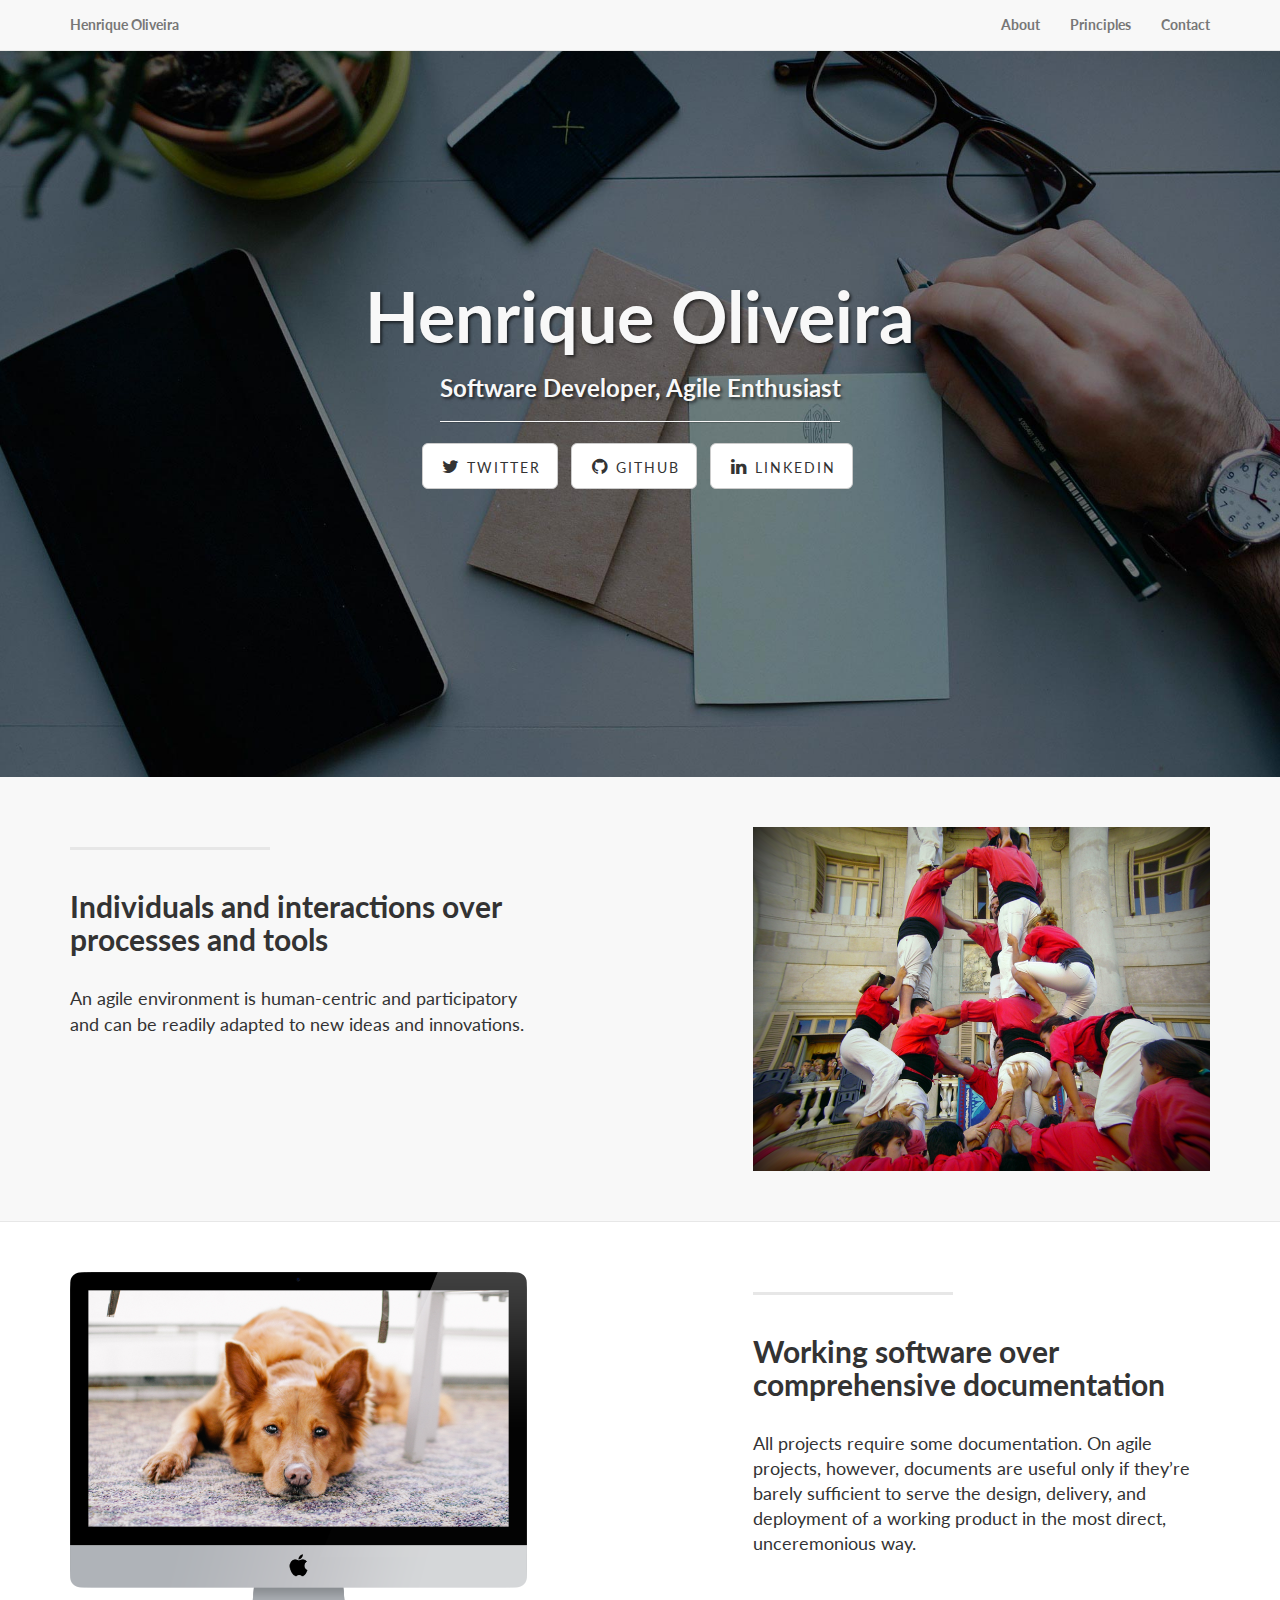
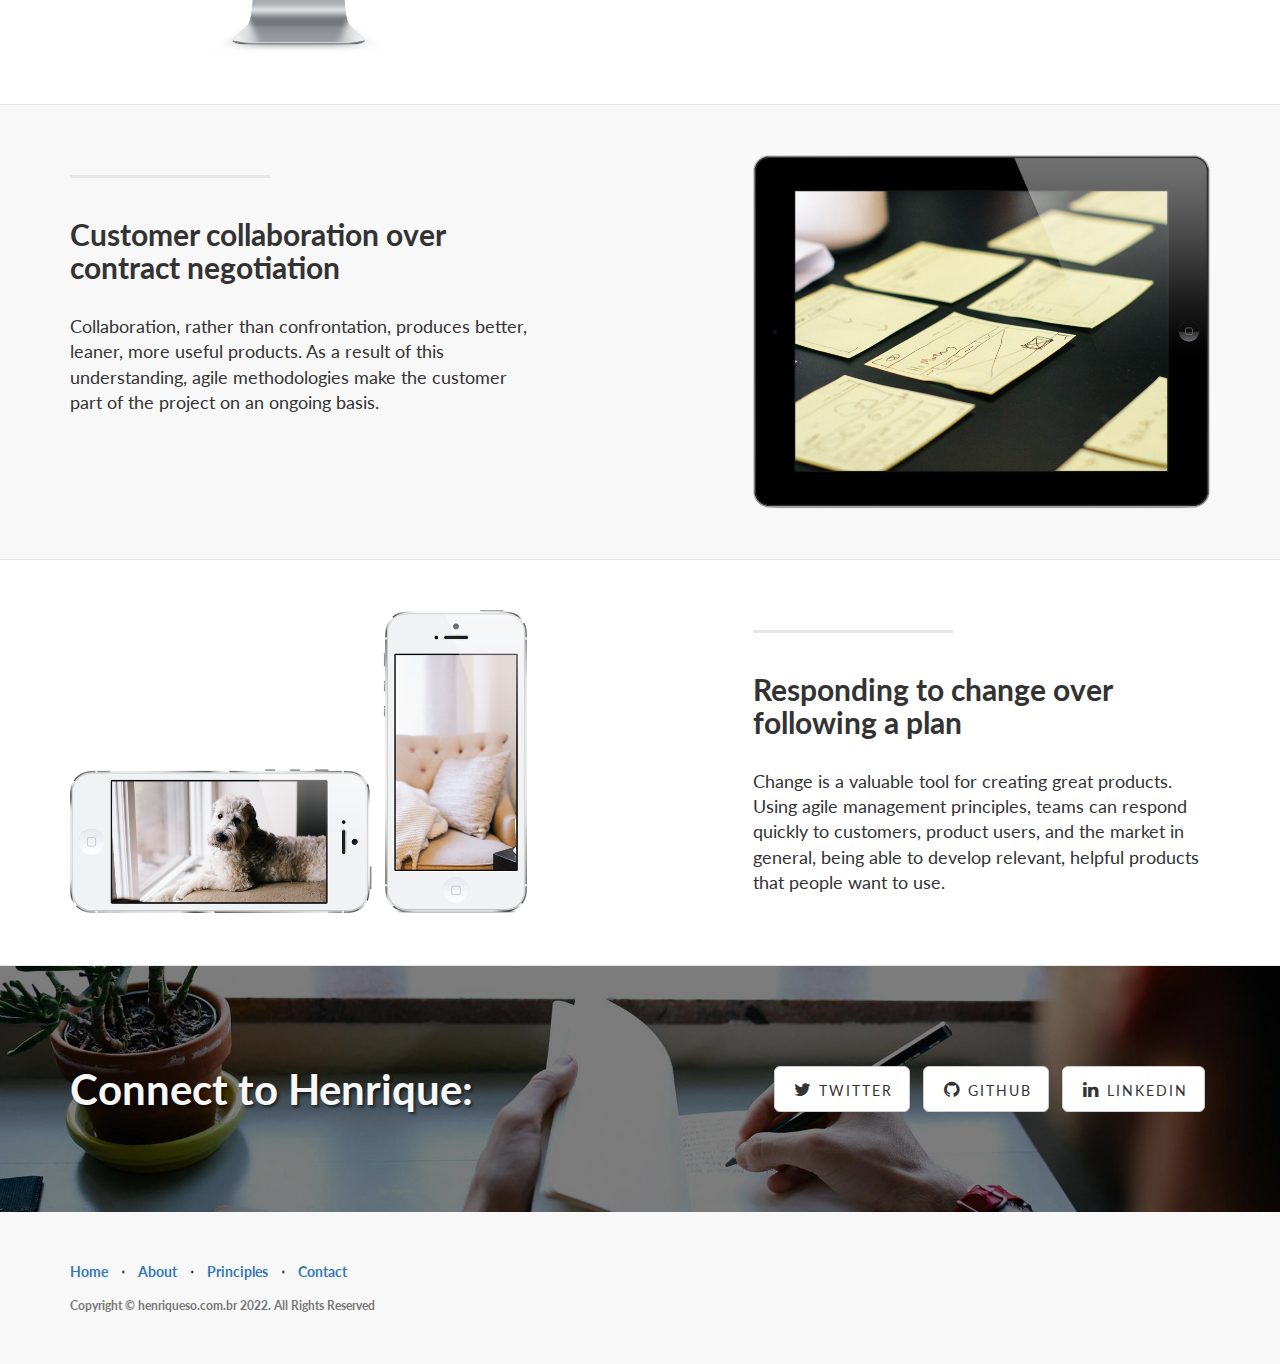
<file: index.html>
<!DOCTYPE html>
<html lang="en">
<head>
	<meta charset="utf-8">
	<meta http-equiv="X-UA-Compatible" content="IE=edge">
	<meta name="viewport" content="width=device-width, initial-scale=1">
	<meta name="description" content="Henrique Oliveira website">
    <meta name="author" content="Henrique Oliveira">

	<!-- The above 3 meta tags *must* come first in the head; any other head content must come *after* these tags -->
	<title>Henrique Oliveira</title>

	<!-- Bootstrap -->
	<!-- Latest compiled and minified CSS -->
	<link rel="stylesheet" href="https://maxcdn.bootstrapcdn.com/bootstrap/3.3.5/css/bootstrap.min.css">
	
	<!-- Custom CSS -->
    <link href="css/landing-page.css" rel="stylesheet">

    <!-- Custom Fonts -->
    <link href="font-awesome/css/font-awesome.min.css" rel="stylesheet" type="text/css">
    <link href="http://fonts.googleapis.com/css?family=Lato:300,400,700,300italic,400italic,700italic" rel="stylesheet" type="text/css">

	<!-- HTML5 shim and Respond.js for IE8 support of HTML5 elements and media queries -->
	<!-- WARNING: Respond.js doesn't work if you view the page via file:// -->
    <!--[if lt IE 9]>
    	<script src="https://oss.maxcdn.com/html5shiv/3.7.2/html5shiv.min.js"></script>
    	<script src="https://oss.maxcdn.com/respond/1.4.2/respond.min.js"></script>
    <![endif]-->
</head>
<body>

    <!-- Navigation -->
    <nav class="navbar navbar-default navbar-fixed-top topnav" role="navigation">
        <div class="container topnav">
            <!-- Brand and toggle get grouped for better mobile display -->
            <div class="navbar-header">
                <button type="button" class="navbar-toggle" data-toggle="collapse" data-target="#bs-example-navbar-collapse-1">
                    <span class="sr-only">Toggle navigation</span>
                    <span class="icon-bar"></span>
                    <span class="icon-bar"></span>
                    <span class="icon-bar"></span>
                </button>
                <a class="navbar-brand topnav" href="#">Henrique Oliveira</a>
            </div>
            <!-- Collect the nav links, forms, and other content for toggling -->
            <div class="collapse navbar-collapse" id="bs-example-navbar-collapse-1">
                <ul class="nav navbar-nav navbar-right">
                    <li>
                        <a href="#about">About</a>
                    </li>
                    <li>
                        <a href="#principles">Principles</a>
                    </li>
                    <li>
                        <a href="#contact">Contact</a>
                    </li>
                </ul>
            </div>
            <!-- /.navbar-collapse -->
        </div>
        <!-- /.container -->
    </nav>


    <!-- Header -->
    <a name="about"></a>
    <div class="intro-header">
        <div class="container">

            <div class="row">
                <div class="col-lg-12">
                    <div class="intro-message">
                        <h1>Henrique Oliveira</h1>
                        <h3>Software Developer, Agile Enthusiast</h3>
                        <hr class="intro-divider">
                        <ul class="list-inline intro-social-buttons">
                            <li>
                                <a href="https://twitter.com/henriqueso" class="btn btn-default btn-lg"><i class="fa fa-twitter fa-fw"></i> <span class="network-name">Twitter</span></a>
                            </li>
                            <li>
                                <a href="https://github.com/henriqueso" class="btn btn-default btn-lg"><i class="fa fa-github fa-fw"></i> <span class="network-name">Github</span></a>
                            </li>
                            <li>
                                <a href="https://br.linkedin.com/in/henriqueso" class="btn btn-default btn-lg"><i class="fa fa-linkedin fa-fw"></i> <span class="network-name">Linkedin</span></a>
                            </li>
                        </ul>
                    </div>
                </div>
            </div>

        </div>
        <!-- /.container -->

    </div>
    <!-- /.intro-header -->

    <!-- Page Content -->

	<a  name="principles"></a>
    <div class="content-section-a">

        <div class="container">
            <div class="row">
                <div class="col-lg-5 col-sm-6">
                    <hr class="section-heading-spacer">
                    <div class="clearfix"></div>
                    <h2 class="section-heading">Individuals and interactions over processes and tools</h2>
                    <p class="lead">An agile environment is human-centric and participatory and can be readily adapted to new ideas and innovations.</p>
                </div>
                <div class="col-lg-5 col-lg-offset-2 col-sm-6">
                    <img class="img-responsive" src="img/interaction.png" alt="">
                </div>
            </div>

        </div>
        <!-- /.container -->

    </div>
    <!-- /.content-section-a -->

    <div class="content-section-b">

        <div class="container">

            <div class="row">
                <div class="col-lg-5 col-lg-offset-1 col-sm-push-6  col-sm-6">
                    <hr class="section-heading-spacer">
                    <div class="clearfix"></div>
                    <h2 class="section-heading">Working software over comprehensive documentation</h2>
                    <p class="lead">All projects require some documentation. On agile projects, however, documents are useful only if they’re barely sufficient to serve the design, delivery, and deployment of a working product in the most direct, unceremonious way.</p>
                </div>
                <div class="col-lg-5 col-sm-pull-6  col-sm-6">
                    <img class="img-responsive" src="img/dog.png" alt="">
                </div>
            </div>

        </div>
        <!-- /.container -->

    </div>
    <!-- /.content-section-b -->

    <div class="content-section-a">

        <div class="container">

            <div class="row">
                <div class="col-lg-5 col-sm-6">
                    <hr class="section-heading-spacer">
                    <div class="clearfix"></div>
                    <h2 class="section-heading">Customer collaboration over contract negotiation</h2>
                    <p class="lead">Collaboration, rather than confrontation, produces better, leaner, more useful products. As a result of this understanding, agile methodologies make the customer part of the project on an ongoing basis.</p>
                </div>
                <div class="col-lg-5 col-lg-offset-2 col-sm-6">
                    <img class="img-responsive" src="img/ipad.png" alt="">
                </div>
            </div>

        </div>

    </div>
    <!-- /.content-section-a -->

    <div class="content-section-b">

        <div class="container">

            <div class="row">
                <div class="col-lg-5 col-lg-offset-1 col-sm-push-6  col-sm-6">
                    <hr class="section-heading-spacer">
                    <div class="clearfix"></div>
                    <h2 class="section-heading">Responding to change over following a plan</h2>
                    <p class="lead">Change is a valuable tool for creating great products. Using agile management principles, teams can respond quickly to customers, product users, and the market in general, being able to develop relevant, helpful products that people want to use.</p>
                </div>
                <div class="col-lg-5 col-sm-pull-6  col-sm-6">
                    <img class="img-responsive" src="img/phones.png" alt="">
                </div>
            </div>

        </div>
        <!-- /.container -->

    </div>
    <!-- /.content-section-b -->

	<a  name="contact"></a>
    <div class="banner">

        <div class="container">

            <div class="row">
                <div class="col-lg-6">
                    <h2>Connect to Henrique:</h2>
                </div>
                <div class="col-lg-6">
                    <ul class="list-inline banner-social-buttons">
                        <li>
                            <a href="https://twitter.com/henriqueso" class="btn btn-default btn-lg"><i class="fa fa-twitter fa-fw"></i> <span class="network-name">Twitter</span></a>
                        </li>
                        <li>
                            <a href="https://github.com/henriqueso" class="btn btn-default btn-lg"><i class="fa fa-github fa-fw"></i> <span class="network-name">Github</span></a>
                        </li>
                        <li>
                            <a href="https://br.linkedin.com/in/henriqueso" class="btn btn-default btn-lg"><i class="fa fa-linkedin fa-fw"></i> <span class="network-name">Linkedin</span></a>
                        </li>
                    </ul>
                </div>
            </div>

        </div>
        <!-- /.container -->

    </div>
    <!-- /.banner -->

    <!-- Footer -->
    <footer>
        <div class="container">
            <div class="row">
                <div class="col-lg-12">
                    <ul class="list-inline">
                        <li>
                            <a href="#">Home</a>
                        </li>
                        <li class="footer-menu-divider">&sdot;</li>
                        <li>
                            <a href="#about">About</a>
                        </li>
                        <li class="footer-menu-divider">&sdot;</li>
                        <li>
                            <a href="#principles">Principles</a>
                        </li>
                        <li class="footer-menu-divider">&sdot;</li>
                        <li>
                            <a href="#contact">Contact</a>
                        </li>
                    </ul>
                    <p class="copyright text-muted small">Copyright &copy; henriqueso.com.br 2022. All Rights Reserved</p>
                </div>
            </div>
        </div>
    </footer>

  	<!-- jQuery (necessary for Bootstrap's JavaScript plugins) -->
  	<script src="https://ajax.googleapis.com/ajax/libs/jquery/1.11.3/jquery.min.js"></script>
  	<!-- Latest compiled and minified JavaScript -->
  	<script src="https://maxcdn.bootstrapcdn.com/bootstrap/3.3.5/js/bootstrap.min.js"></script>
</body>
</html>
</file>
<file: css/landing-page.css>
/*!
 * Start Bootstrap - Landing Page Bootstrap Theme (http://startbootstrap.com)
 * Code licensed under the Apache License v2.0.
 * For details, see http://www.apache.org/licenses/LICENSE-2.0.
 */

body,
html {
    width: 100%;
    height: 100%;
}

body,
h1,
h2,
h3,
h4,
h5,
h6 {
    font-family: "Lato","Helvetica Neue",Helvetica,Arial,sans-serif;
    font-weight: 700;
}

.topnav {
    font-size: 14px; 
}

.lead {
    font-size: 18px;
    font-weight: 400;
}

.intro-header {
    padding-top: 50px; /* If you're making other pages, make sure there is 50px of padding to make sure the navbar doesn't overlap content! */
    padding-bottom: 50px;
    text-align: center;
    color: #f8f8f8;
    background: url(../img/intro-bg.jpg) no-repeat center center;
    background-size: cover;
}

.intro-message {
    position: relative;
    padding-top: 20%;
    padding-bottom: 20%;
}

.intro-message > h1 {
    margin: 0;
    text-shadow: 2px 2px 3px rgba(0,0,0,0.6);
    font-size: 5em;
}

.intro-divider {
    width: 400px;
    border-top: 1px solid #f8f8f8;
    border-bottom: 1px solid rgba(0,0,0,0.2);
}

.intro-message > h3 {
    text-shadow: 2px 2px 3px rgba(0,0,0,0.6);
}

@media(max-width:767px) {
    .intro-message {
        padding-bottom: 15%;
    }

    .intro-message > h1 {
        font-size: 3em;
    }

    ul.intro-social-buttons > li {
        display: block;
        margin-bottom: 20px;
        padding: 0;
    }

    ul.intro-social-buttons > li:last-child {
        margin-bottom: 0;
    }

    .intro-divider {
        width: 100%;
    }
}

.network-name {
    text-transform: uppercase;
    font-size: 14px;
    font-weight: 400;
    letter-spacing: 2px;
}

.content-section-a {
    padding: 50px 0;
    background-color: #f8f8f8;
}

.content-section-b {
    padding: 50px 0;
    border-top: 1px solid #e7e7e7;
    border-bottom: 1px solid #e7e7e7;
}

.section-heading {
    margin-bottom: 30px;
}

.section-heading-spacer {
    float: left;
    width: 200px;
    border-top: 3px solid #e7e7e7;
}

.banner {
    padding: 100px 0;
    color: #f8f8f8;
    background: url(../img/banner-bg.jpg) no-repeat center center;
    background-size: cover;
}

.banner h2 {
    margin: 0;
    text-shadow: 2px 2px 3px rgba(0,0,0,0.6);
    font-size: 3em;
}

.banner ul {
    margin-bottom: 0;
}

.banner-social-buttons {
    float: right;
    margin-top: 0;
}

@media(max-width:1199px) {
    ul.banner-social-buttons {
        float: left;
        margin-top: 15px;
    }
}

@media(max-width:767px) {
    .banner h2 {
        margin: 0;
        text-shadow: 2px 2px 3px rgba(0,0,0,0.6);
        font-size: 3em;
    }

    ul.banner-social-buttons > li {
        display: block;
        margin-bottom: 20px;
        padding: 0;
    }

    ul.banner-social-buttons > li:last-child {
        margin-bottom: 0;
    }
}

footer {
    padding: 50px 0;
    background-color: #f8f8f8;
}

p.copyright {
    margin: 15px 0 0;
}
</file>
